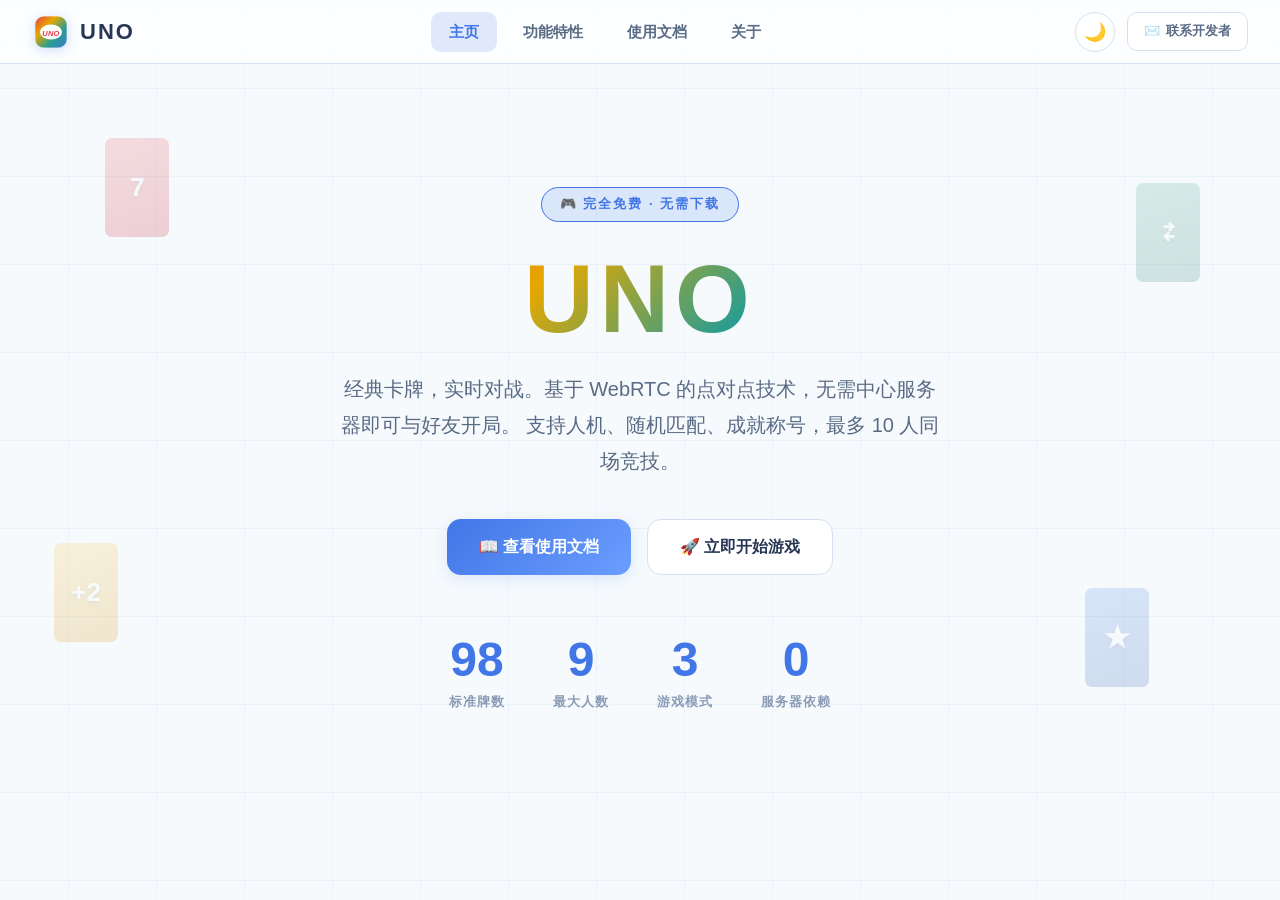
<file: website/index.html>
<!DOCTYPE html>
<html lang="zh-CN">
<head>
  <meta charset="UTF-8">
  <meta name="viewport" content="width=device-width, initial-scale=1.0, maximum-scale=1.0, user-scalable=no">
  <title>UNO — 官方主页</title>
  <link rel="icon" type="image/svg+xml" href="data:image/svg+xml,%3Csvg xmlns='http://www.w3.org/2000/svg' viewBox='0 0 64 64'%3E%3Crect width='64' height='64' rx='14' fill='%231c332a'/%3E%3Crect x='12' y='9' width='40' height='46' rx='6' fill='%23e63946' stroke='%23ffffff' stroke-width='2.5'/%3E%3Ctext x='32' y='39' text-anchor='middle' font-family='Arial Black, sans-serif' font-size='18' font-weight='900' fill='%23ffffff' font-style='italic'%3EUNO%3C/text%3E%3C/svg%3E">
  <style>
    /* ============================================================
       CSS 变量 —— 亮色 / 暗色主题双模式
       ============================================================ */
    :root {
      --bg-primary: #F6FAFD;
      --bg-secondary: #FFFFFF;
      --bg-tertiary: #E6EEF7;
      --text-primary: #283755;
      --text-secondary: #5A6B85;
      --text-muted: #8A9BB5;
      --accent: #4176E6;
      --accent-light: #6B9EFF;
      --accent-glow: rgba(65, 118, 230, 0.15);
      --border: #D5E1F1;
      --shadow: 0 4px 24px rgba(0, 0, 0, 0.06);
      --shadow-lg: 0 12px 48px rgba(0, 0, 0, 0.1);
      --glass: rgba(255, 255, 255, 0.72);
      --glass-border: rgba(255, 255, 255, 0.3);
      --grid-color: rgba(65, 118, 230, 0.06);
      --card-red: #E63946;
      --card-yellow: #E6A800;
      --card-green: #2A9D8F;
      --card-blue: #3A7BD5;
      --nav-height: 64px;
      --radius-sm: 8px;
      --radius-md: 14px;
      --radius-lg: 20px;
      --radius-xl: 28px;
      --font: -apple-system, BlinkMacSystemFont, "PingFang SC", "Microsoft YaHei", sans-serif;
      --transition-theme: background-color 0.5s cubic-bezier(0.4, 0, 0.2, 1),
                          color 0.5s cubic-bezier(0.4, 0, 0.2, 1),
                          border-color 0.5s cubic-bezier(0.4, 0, 0.2, 1),
                          box-shadow 0.5s cubic-bezier(0.4, 0, 0.2, 1);
    }

    [data-theme="dark"] {
      --bg-primary: #07182B;
      --bg-secondary: #0C2238;
      --bg-tertiary: #142F4A;
      --text-primary: #E8F0F8;
      --text-secondary: #9BB3CC;
      --text-muted: #5A7A99;
      --accent: #60A5FA;
      --accent-light: #93C5FD;
      --accent-glow: rgba(96, 165, 250, 0.12);
      --border: #1E3A5A;
      --shadow: 0 4px 24px rgba(0, 0, 0, 0.3);
      --shadow-lg: 0 12px 48px rgba(0, 0, 0, 0.5);
      --glass: rgba(7, 24, 43, 0.78);
      --glass-border: rgba(255, 255, 255, 0.06);
      --grid-color: rgba(96, 165, 250, 0.06);
    }

    /* ============================================================
       基础重置
       ============================================================ */
    * {
      margin: 0;
      padding: 0;
      box-sizing: border-box;
      -webkit-tap-highlight-color: transparent;
    }

    html {
      scroll-behavior: smooth;
      -webkit-text-size-adjust: 100%;
    }

    body {
      font-family: var(--font);
      background-color: var(--bg-primary);
      color: var(--text-primary);
      transition: var(--transition-theme);
      overflow-x: hidden;
      line-height: 1.6;
      min-height: 100vh;
      background-image:
        linear-gradient(var(--grid-color) 1px, transparent 1px),
        linear-gradient(90deg, var(--grid-color) 1px, transparent 1px);
      background-size: 88px 88px;
      background-position: center top;
    }

    /* ============================================================
       顶部导航栏
       ============================================================ */
    .navbar {
      position: fixed;
      top: 0;
      left: 0;
      right: 0;
      height: var(--nav-height);
      display: flex;
      align-items: center;
      justify-content: space-between;
      padding: 0 32px;
      background: var(--glass);
      backdrop-filter: blur(20px) saturate(1.4);
      -webkit-backdrop-filter: blur(20px) saturate(1.4);
      border-bottom: 1px solid var(--border);
      z-index: 1000;
      transition: var(--transition-theme);
    }

    .nav-logo {
      display: flex;
      align-items: center;
      gap: 10px;
      font-size: 22px;
      font-weight: 900;
      letter-spacing: 2px;
      color: var(--text-primary);
      text-decoration: none;
      transition: var(--transition-theme);
    }

    /* 重绘后的新 Logo —— 使用内联 SVG，更精致、更接近真实 UNO 卡牌 */
    .logo-svg {
      width: 38px;
      height: 38px;
      flex-shrink: 0;
      filter: drop-shadow(0 2px 6px rgba(65, 118, 230, 0.25));
    }

    /* 当主题切换时，logo 阴影跟随调整 */
    [data-theme="dark"] .logo-svg {
      filter: drop-shadow(0 2px 8px rgba(96, 165, 250, 0.35));
    }

    .nav-links {
      display: flex;
      align-items: center;
      gap: 8px;
      list-style: none;
    }

    .nav-links a {
      display: inline-block;
      padding: 8px 18px;
      border-radius: 10px;
      font-size: 15px;
      font-weight: 600;
      color: var(--text-secondary);
      text-decoration: none;
      transition: all 0.25s ease;
    }

    .nav-links a:hover,
    .nav-links a.active {
      color: var(--accent);
      background: var(--accent-glow);
    }

    .nav-right {
      display: flex;
      align-items: center;
      gap: 12px;
    }

    .theme-toggle {
      width: 40px;
      height: 40px;
      border-radius: 50%;
      border: 1px solid var(--border);
      background: var(--bg-secondary);
      color: var(--text-primary);
      cursor: pointer;
      display: flex;
      align-items: center;
      justify-content: center;
      font-size: 18px;
      transition: var(--transition-theme);
      flex-shrink: 0;
    }

    .theme-toggle:hover {
      border-color: var(--accent);
      box-shadow: 0 0 0 3px var(--accent-glow);
      transform: rotate(15deg);
    }

    .dev-contact {
      display: flex;
      align-items: center;
      gap: 6px;
      padding: 8px 16px;
      border-radius: 10px;
      border: 1px solid var(--border);
      background: var(--bg-secondary);
      color: var(--text-secondary);
      font-size: 13px;
      font-weight: 600;
      text-decoration: none;
      transition: var(--transition-theme);
      white-space: nowrap;
    }

    .dev-contact:hover {
      border-color: var(--accent);
      color: var(--accent);
      box-shadow: 0 0 0 3px var(--accent-glow);
    }

    .nav-hamburger {
      display: none;
      width: 40px;
      height: 40px;
      border-radius: 10px;
      border: 1px solid var(--border);
      background: var(--bg-secondary);
      color: var(--text-primary);
      cursor: pointer;
      flex-direction: column;
      align-items: center;
      justify-content: center;
      gap: 4px;
      padding: 0;
    }

    .nav-hamburger span {
      display: block;
      width: 18px;
      height: 2px;
      background: var(--text-primary);
      border-radius: 2px;
      transition: all 0.3s ease;
    }

    /* ============================================================
       页面容器 —— 滑动式纵向布局
       ============================================================ */
    .page-container {
      padding-top: var(--nav-height);
      scroll-snap-type: y proximity;
      height: 100vh;
      overflow-y: auto;
      overflow-x: hidden;
      scroll-behavior: smooth;
      -webkit-overflow-scrolling: touch;
    }

    .page-container::-webkit-scrollbar {
      width: 6px;
    }

    .page-container::-webkit-scrollbar-thumb {
      background: var(--border);
      border-radius: 3px;
    }

    .slide-section {
      min-height: 100vh;
      display: flex;
      align-items: center;
      justify-content: center;
      padding: 80px 32px;
      position: relative;
      overflow: hidden;
      scroll-snap-align: start;
      transition: var(--transition-theme);
    }

    /* ============================================================
       Hero 区域
       ============================================================ */
    .hero-content {
      max-width: 900px;
      text-align: center;
      position: relative;
      z-index: 2;
      animation: fadeInUp 1s ease-out;
    }

    @keyframes fadeInUp {
      from { opacity: 0; transform: translateY(40px); }
      to { opacity: 1; transform: translateY(0); }
    }

    .hero-badge {
      display: inline-block;
      padding: 6px 18px;
      border-radius: 999px;
      background: var(--accent-glow);
      border: 1px solid var(--accent);
      color: var(--accent);
      font-size: 13px;
      font-weight: 700;
      letter-spacing: 2px;
      margin-bottom: 24px;
    }

    .hero-title {
      font-size: clamp(48px, 10vw, 96px);
      font-weight: 900;
      letter-spacing: 6px;
      line-height: 1.1;
      background: linear-gradient(135deg, var(--card-red), var(--card-yellow), var(--card-green), var(--card-blue));
      -webkit-background-clip: text;
      background-clip: text;
      -webkit-text-fill-color: transparent;
      margin-bottom: 20px;
      position: relative;
    }

    .hero-subtitle {
      font-size: clamp(16px, 2.5vw, 20px);
      color: var(--text-secondary);
      max-width: 600px;
      margin: 0 auto 40px;
      line-height: 1.8;
    }

    .hero-actions {
      display: flex;
      gap: 16px;
      justify-content: center;
      flex-wrap: wrap;
    }

    .btn {
      display: inline-flex;
      align-items: center;
      gap: 8px;
      padding: 14px 32px;
      border-radius: var(--radius-md);
      font-size: 16px;
      font-weight: 700;
      text-decoration: none;
      cursor: pointer;
      border: none;
      transition: all 0.25s ease;
      font-family: var(--font);
    }

    .btn-primary {
      background: linear-gradient(135deg, var(--accent), var(--accent-light));
      color: #fff;
      box-shadow: 0 4px 16px var(--accent-glow);
    }

    .btn-primary:hover {
      transform: translateY(-2px);
      box-shadow: 0 8px 28px var(--accent-glow);
    }

    .btn-outline {
      background: var(--bg-secondary);
      color: var(--text-primary);
      border: 1px solid var(--border);
    }

    .btn-outline:hover {
      border-color: var(--accent);
      color: var(--accent);
      box-shadow: 0 0 0 3px var(--accent-glow);
    }

    .floating-cards {
      position: absolute;
      inset: 0;
      pointer-events: none;
      z-index: 1;
    }

    .floating-card {
      position: absolute;
      width: 70px;
      height: 105px;
      border-radius: 10px;
      border: 3px solid #fff;
      display: flex;
      align-items: center;
      justify-content: center;
      font-weight: 900;
      font-size: 26px;
      color: #fff;
      text-shadow: 0 2px 4px rgba(0, 0, 0, 0.4);
      opacity: 0.18;
      animation: floatCard 6s ease-in-out infinite;
    }

    .floating-card.red    { background: linear-gradient(160deg, #f2545b, #c1121f); top: 15%; left: 8%; }
    .floating-card.yellow { background: linear-gradient(160deg, #ffc93c, #d98c00); top: 60%; left: 4%; animation-delay: -2s; }
    .floating-card.green  { background: linear-gradient(160deg, #43aa8b, #1e7563); top: 20%; right: 6%; animation-delay: -4s; }
    .floating-card.blue   { background: linear-gradient(160deg, #4d8bf0, #2456a8); top: 65%; right: 10%; animation-delay: -1s; }

    @keyframes floatCard {
      0%, 100% { transform: translateY(0) rotate(-6deg); }
      50% { transform: translateY(-20px) rotate(6deg); }
    }

    /* ============================================================
       统计数字 —— 不依赖滚动，页面加载即触发
       ============================================================ */
    .stats-row {
      display: flex;
      justify-content: center;
      gap: 48px;
      flex-wrap: wrap;
      margin-top: 56px;
    }

    .stat-item {
      text-align: center;
    }

    .stat-number {
      font-size: clamp(32px, 6vw, 48px);
      font-weight: 900;
      color: var(--accent);
      line-height: 1.2;
      font-variant-numeric: tabular-nums;
    }

    .stat-label {
      font-size: 13px;
      color: var(--text-muted);
      font-weight: 600;
      letter-spacing: 1px;
      margin-top: 4px;
    }

    /* ============================================================
       功能特性区域
       ============================================================ */
    .section-title {
      font-size: clamp(28px, 5vw, 42px);
      font-weight: 900;
      text-align: center;
      margin-bottom: 12px;
      letter-spacing: 2px;
    }

    .section-desc {
      text-align: center;
      color: var(--text-secondary);
      font-size: 16px;
      margin-bottom: 56px;
      max-width: 500px;
      margin-left: auto;
      margin-right: auto;
    }

    .feature-grid {
      display: grid;
      grid-template-columns: repeat(auto-fit, minmax(260px, 1fr));
      gap: 24px;
      max-width: 1000px;
      width: 100%;
    }

    .feature-card {
      background: var(--bg-secondary);
      border: 1px solid var(--border);
      border-radius: var(--radius-lg);
      padding: 32px 28px;
      transition: var(--transition-theme);
      position: relative;
      overflow: hidden;
    }

    .feature-card::before {
      content: '';
      position: absolute;
      top: 0;
      left: 0;
      right: 0;
      height: 3px;
      background: linear-gradient(90deg, var(--card-red), var(--card-yellow), var(--card-green), var(--card-blue));
      opacity: 0;
      transition: opacity 0.3s ease;
    }

    .feature-card:hover {
      transform: translateY(-6px);
      box-shadow: var(--shadow-lg);
    }

    .feature-card:hover::before {
      opacity: 1;
    }

    .feature-icon {
      width: 48px;
      height: 48px;
      border-radius: 14px;
      display: flex;
      align-items: center;
      justify-content: center;
      font-size: 24px;
      margin-bottom: 20px;
      background: var(--accent-glow);
    }

    .feature-title {
      font-size: 18px;
      font-weight: 800;
      margin-bottom: 10px;
    }

    .feature-desc {
      font-size: 14px;
      color: var(--text-secondary);
      line-height: 1.8;
    }

    /* ============================================================
       使用文档区域
       ============================================================ */
    .docs-layout {
      display: flex;
      gap: 40px;
      max-width: 1000px;
      width: 100%;
      align-items: flex-start;
    }

    .docs-nav {
      flex: 0 0 200px;
      display: flex;
      flex-direction: column;
      gap: 6px;
      position: sticky;
      top: calc(var(--nav-height) + 40px);
    }

    .docs-nav-item {
      padding: 12px 18px;
      border-radius: 10px;
      font-size: 14px;
      font-weight: 600;
      color: var(--text-secondary);
      cursor: pointer;
      transition: all 0.2s ease;
      border-left: 3px solid transparent;
    }

    .docs-nav-item:hover {
      background: var(--accent-glow);
      color: var(--accent);
    }

    .docs-nav-item.active {
      background: var(--accent-glow);
      color: var(--accent);
      border-left-color: var(--accent);
    }

    .docs-content {
      flex: 1;
      min-width: 0;
    }

    .docs-pane {
      display: none;
      animation: fadeInUp 0.4s ease-out;
    }

    .docs-pane.active {
      display: block;
    }

    .docs-pane h3 {
      font-size: 22px;
      font-weight: 800;
      margin-bottom: 16px;
      padding-bottom: 12px;
      border-bottom: 1px solid var(--border);
    }

    .docs-pane p {
      font-size: 15px;
      color: var(--text-secondary);
      line-height: 1.9;
      margin-bottom: 16px;
    }

    .docs-pane code {
      background: var(--bg-tertiary);
      padding: 2px 8px;
      border-radius: 6px;
      font-family: "SF Mono", "Fira Code", monospace;
      font-size: 13px;
      color: var(--accent);
    }

    .docs-step {
      display: flex;
      gap: 16px;
      margin-bottom: 24px;
      align-items: flex-start;
    }

    .docs-step-num {
      flex: 0 0 32px;
      height: 32px;
      border-radius: 50%;
      background: var(--accent);
      color: #fff;
      display: flex;
      align-items: center;
      justify-content: center;
      font-size: 14px;
      font-weight: 800;
    }

    .docs-step-body {
      flex: 1;
    }

    .docs-step-body h4 {
      font-size: 16px;
      font-weight: 700;
      margin-bottom: 6px;
    }

    .docs-step-body p {
      font-size: 14px;
      margin-bottom: 0;
    }

    /* ============================================================
       关于页面
       ============================================================ */
    .about-container {
      max-width: 720px;
      width: 100%;
      text-align: center;
    }

    .about-logo {
      width: 100px;
      height: 100px;
      border-radius: 28px;
      background: linear-gradient(135deg, var(--card-red), var(--card-yellow), var(--card-green), var(--card-blue));
      display: flex;
      align-items: center;
      justify-content: center;
      margin: 0 auto 28px;
      box-shadow: 0 12px 40px rgba(65, 118, 230, 0.25);
    }

    .about-logo svg {
      width: 60px;
      height: 60px;
    }

    .about-version {
      display: inline-block;
      padding: 4px 14px;
      border-radius: 999px;
      background: var(--bg-tertiary);
      color: var(--text-muted);
      font-size: 13px;
      font-weight: 700;
      margin-bottom: 24px;
    }

    .about-text {
      font-size: 15px;
      color: var(--text-secondary);
      line-height: 2;
      margin-bottom: 32px;
      text-align: left;
      background: var(--bg-secondary);
      border: 1px solid var(--border);
      border-radius: var(--radius-lg);
      padding: 28px 32px;
      border-left: 4px solid var(--accent);
    }

    .about-links {
      display: flex;
      gap: 12px;
      justify-content: center;
      flex-wrap: wrap;
    }

    /* ============================================================
       底部版权栏
       ============================================================ */
    .footer {
      background: var(--bg-secondary);
      border-top: 1px solid var(--border);
      padding: 48px 32px 32px;
      transition: var(--transition-theme);
    }

    .footer-inner {
      max-width: 1000px;
      margin: 0 auto;
    }

    .footer-top {
      display: flex;
      justify-content: space-between;
      align-items: flex-start;
      gap: 40px;
      margin-bottom: 40px;
      flex-wrap: wrap;
    }

    .footer-brand {
      max-width: 280px;
    }

    .footer-brand .nav-logo {
      margin-bottom: 12px;
    }

    .footer-brand p {
      font-size: 13px;
      color: var(--text-muted);
      line-height: 1.8;
    }

    .footer-nav-group h4 {
      font-size: 14px;
      font-weight: 800;
      margin-bottom: 16px;
      color: var(--text-primary);
    }

    .footer-nav-group ul {
      list-style: none;
      display: flex;
      flex-direction: column;
      gap: 10px;
    }

    .footer-nav-group a {
      font-size: 13px;
      color: var(--text-secondary);
      text-decoration: none;
      transition: color 0.2s ease;
    }

    .footer-nav-group a:hover {
      color: var(--accent);
    }

    .footer-bottom {
      padding-top: 24px;
      border-top: 1px solid var(--border);
      display: flex;
      flex-direction: column;
      gap: 16px;
    }

    .footer-legal {
      display: flex;
      justify-content: space-between;
      align-items: center;
      flex-wrap: wrap;
      gap: 16px;
    }

    .footer-legal p {
      font-size: 12px;
      color: var(--text-muted);
    }

    .footer-legal .heart {
      color: var(--card-red);
    }

    /* 免责声明区 —— 低调但完整 */
    .footer-disclaimer {
      font-size: 11.5px;
      color: var(--text-muted);
      line-height: 1.9;
      background: var(--bg-tertiary);
      border-left: 3px solid var(--border);
      padding: 12px 16px;
      border-radius: var(--radius-sm);
    }

    .footer-disclaimer a {
      color: var(--accent);
      text-decoration: none;
      font-weight: 700;
      border-bottom: 1px dashed var(--accent);
      transition: all 0.2s ease;
    }

    .footer-disclaimer a:hover {
      color: var(--accent-light);
      border-bottom-style: solid;
    }

    .footer-disclaimer strong {
      color: var(--text-secondary);
      font-weight: 700;
    }

    /* ============================================================
       响应式适配
       ============================================================ */
    @media (max-width: 768px) {
      .navbar {
        padding: 0 16px;
      }

      .nav-links {
        display: none;
        position: fixed;
        top: var(--nav-height);
        left: 0;
        right: 0;
        background: var(--glass);
        backdrop-filter: blur(20px);
        -webkit-backdrop-filter: blur(20px);
        flex-direction: column;
        padding: 16px;
        border-bottom: 1px solid var(--border);
        gap: 4px;
      }

      .nav-links.open {
        display: flex;
      }

      .nav-links a {
        width: 100%;
        padding: 14px 18px;
      }

      .nav-hamburger {
        display: flex;
      }

      .dev-contact span:not(:first-child) {
        display: none;
      }

      .dev-contact {
        padding: 8px 12px;
      }

      .slide-section {
        padding: 60px 20px;
      }

      .docs-layout {
        flex-direction: column;
      }

      .docs-nav {
        flex-direction: row;
        flex: none;
        width: 100%;
        position: static;
        overflow-x: auto;
        padding-bottom: 8px;
      }

      .docs-nav-item {
        white-space: nowrap;
        border-left: none;
        border-bottom: 3px solid transparent;
      }

      .docs-nav-item.active {
        border-left: none;
        border-bottom-color: var(--accent);
      }

      .hero-actions {
        flex-direction: column;
        align-items: center;
      }

      .btn {
        width: 100%;
        max-width: 280px;
        justify-content: center;
      }

      .floating-card {
        width: 50px;
        height: 75px;
        font-size: 18px;
        border-width: 2px;
      }

      .footer-top {
        flex-direction: column;
        gap: 28px;
      }
    }

    /* 滚动出现动画 */
    .reveal {
      opacity: 0;
      transform: translateY(40px);
      transition: opacity 0.8s ease, transform 0.8s ease;
    }

    .reveal.visible {
      opacity: 1;
      transform: translateY(0);
    }
  </style>
</head>
<body>

  <!-- ============================================================
       顶部导航栏
       ============================================================ -->
  <nav class="navbar">
    <a href="#hero" class="nav-logo">
      <!-- 页面内 Logo 保持原来的渐变设计 -->
      <svg class="logo-svg" viewBox="0 0 48 48" xmlns="http://www.w3.org/2000/svg" aria-label="UNO Logo">
        <defs>
          <linearGradient id="logoGrad" x1="0" y1="0" x2="1" y2="1">
            <stop offset="0%" stop-color="#E63946"/>
            <stop offset="33%" stop-color="#E6A800"/>
            <stop offset="66%" stop-color="#2A9D8F"/>
            <stop offset="100%" stop-color="#3A7BD5"/>
          </linearGradient>
        </defs>
        <rect x="4" y="4" width="40" height="40" rx="11" fill="url(#logoGrad)"/>
        <rect x="4" y="4" width="40" height="40" rx="11" fill="none" stroke="rgba(255,255,255,.35)" stroke-width="1"/>
        <ellipse cx="24" cy="24" rx="14" ry="9.5" fill="#ffffff"/>
        <text x="24" y="28.5" text-anchor="middle"
              font-family="Arial Black, Helvetica, sans-serif"
              font-size="9.5" font-weight="900" font-style="italic"
              fill="#E63946" letter-spacing="0.3">UNO</text>
      </svg>
      <span>UNO</span>
    </a>

    <ul class="nav-links" id="navLinks">
      <li><a href="#hero" class="active" data-nav="hero">主页</a></li>
      <li><a href="#features" data-nav="features">功能特性</a></li>
      <li><a href="#docs" data-nav="docs">使用文档</a></li>
      <li><a href="#about" data-nav="about">关于</a></li>
    </ul>

    <div class="nav-right">
      <button class="theme-toggle" id="themeToggle" title="切换亮色/暗色模式" aria-label="切换主题">
        <span id="themeIcon">🌙</span>
      </button>
      <a href="mailto:Minecraft_tyds@outlook.com" class="dev-contact" title="联系开发者">
        <span>✉️</span>
        <span>联系开发者</span>
      </a>
      <button class="nav-hamburger" id="hamburger" aria-label="菜单">
        <span></span><span></span><span></span>
      </button>
    </div>
  </nav>

  <!-- ============================================================
       页面主体
       ============================================================ -->
  <main class="page-container" id="pageContainer">

    <!-- ========== 第一屏：Hero ========== -->
    <section class="slide-section" id="hero">
      <div class="floating-cards">
        <div class="floating-card red">7</div>
        <div class="floating-card yellow">+2</div>
        <div class="floating-card green">⇄</div>
        <div class="floating-card blue">★</div>
      </div>

      <div class="hero-content">
        <div class="hero-badge">🎮 完全免费 · 无需下载</div>
        <h1 class="hero-title">UNO</h1>
        <p class="hero-subtitle">
          经典卡牌，实时对战。基于 WebRTC 的点对点技术，无需中心服务器即可与好友开局。
          支持人机、随机匹配、成就称号，最多 10 人同场竞技。
        </p>
        <div class="hero-actions">
          <a href="#docs" class="btn btn-primary">📖 查看使用文档</a>
          <a href="https://cjyj.top/uno/" target="_blank" rel="noopener" class="btn btn-outline">🚀 立即开始游戏</a>
        </div>

        <div class="stats-row">
          <div class="stat-item">
            <div class="stat-number" data-count="108">0</div>
            <div class="stat-label">标准牌数</div>
          </div>
          <div class="stat-item">
            <div class="stat-number" data-count="10">0</div>
            <div class="stat-label">最大人数</div>
          </div>
          <div class="stat-item">
            <div class="stat-number" data-count="3">0</div>
            <div class="stat-label">游戏模式</div>
          </div>
          <div class="stat-item">
            <div class="stat-number" data-count="0">0</div>
            <div class="stat-label">服务器依赖</div>
          </div>
        </div>
      </div>
    </section>

    <!-- ========== 第二屏：功能特性 ========== -->
    <section class="slide-section" id="features">
      <div style="max-width: 1000px; width: 100%;">
        <h2 class="section-title reveal">功能特性</h2>
        <p class="section-desc reveal">从经典规则到创新玩法，为你提供完整的 UNO 体验</p>

        <div class="feature-grid">
          <div class="feature-card reveal">
            <div class="feature-icon">🌐</div>
            <h3 class="feature-title">P2P 联机对战</h3>
            <p class="feature-desc">基于 WebRTC 点对点技术，无需中心服务器。通过 PeerJS 信令服务器建立连接，游戏数据直接在玩家之间传输，低延迟、高隐私。</p>
          </div>
          <div class="feature-card reveal">
            <div class="feature-icon">🤖</div>
            <h3 class="feature-title">人机对战</h3>
            <p class="feature-desc">支持 2-4 人对战，提供简单、普通、困难三档 AI 难度。AI 拥有随机化思考时间和策略决策能力，可在本地离线运行。</p>
          </div>
          <div class="feature-card reveal">
            <div class="feature-icon">🎲</div>
            <h3 class="feature-title">随机匹配大厅</h3>
            <p class="feature-desc">进入大厅后自动匹配，满 2 人即可开局，最多支持 10 人同场竞技。满 4 人立即开始，否则等待 15 秒倒计时。</p>
          </div>
          <div class="feature-card reveal">
            <div class="feature-icon">🏆</div>
            <h3 class="feature-title">成就称号系统</h3>
            <p class="feature-desc">根据连胜场次、UNO 喊话次数、+4 出牌数、被罚抽次数等自动计算称号。包含 13 个成就等级，从新手到王者。</p>
          </div>
          <div class="feature-card reveal">
            <div class="feature-icon">🎴</div>
            <h3 class="feature-title">完整规则支持</h3>
            <p class="feature-desc">支持官方规则与多种村规：+2/+4 堆叠、7-0 规则、强制出牌、+4 质疑判定。房主可自由开关每项规则。</p>
          </div>
          <div class="feature-card reveal">
            <div class="feature-icon">📱</div>
            <h3 class="feature-title">全平台响应式</h3>
            <p class="feature-desc">完美适配手机、平板、电脑。触屏操作优化，键盘快捷键支持（数字键出牌、空格摸牌、U 喊 UNO、K 抓 UNO）。</p>
          </div>
        </div>
      </div>
    </section>

    <!-- ========== 第三屏：使用文档 ========== -->
    <section class="slide-section" id="docs">
      <div style="max-width: 1000px; width: 100%;">
        <h2 class="section-title reveal">使用文档</h2>
        <p class="section-desc reveal">从零开始，快速上手 UNO</p>

        <div class="docs-layout">
          <nav class="docs-nav reveal" id="docsNav">
            <div class="docs-nav-item active" data-doc="quickstart">🚀 快速开始</div>
            <div class="docs-nav-item" data-doc="rules">📜 游戏规则</div>
            <div class="docs-nav-item" data-doc="modes">🎮 游戏模式</div>
            <div class="docs-nav-item" data-doc="keyboard">⌨️ 快捷键</div>
            <div class="docs-nav-item" data-doc="deploy">📦 部署指南</div>
          </nav>

          <div class="docs-content">
            <div class="docs-pane active" id="doc-quickstart">
              <h3>🚀 快速开始</h3>
              <div class="docs-step">
                <div class="docs-step-num">1</div>
                <div class="docs-step-body">
                  <h4>设置昵称与头像</h4>
                  <p>首次打开页面会自动弹出设置窗口，输入昵称并选择一个头像即可开始。</p>
                </div>
              </div>
              <div class="docs-step">
                <div class="docs-step-num">2</div>
                <div class="docs-step-body">
                  <h4>选择游戏方式</h4>
                  <p>首页提供三种入口：<strong>人机对决</strong>（本地对战）、<strong>创建房间</strong>（邀请好友）、<strong>大厅随机匹配</strong>（与陌生人匹配）。</p>
                </div>
              </div>
              <div class="docs-step">
                <div class="docs-step-num">3</div>
                <div class="docs-step-body">
                  <h4>开始对战</h4>
                  <p>房主点击“开始游戏”，其他玩家等待。手牌中可出的牌会浮起发光，点击即可打出。</p>
                </div>
              </div>
              <p>💡 <strong>提示：</strong>创建房间后，点击“复制邀请链接”或“分享”按钮，将房间号发送给好友即可加入。</p>
            </div>

            <div class="docs-pane" id="doc-rules">
              <h3>📜 游戏规则</h3>
              <p><strong>游戏目标：</strong>率先打光自己所有手牌的玩家获胜。</p>
              <p><strong>牌面构成：</strong>标准 108 张牌，包括数字牌（0-9，四色）、功能牌（禁止 ⊘、反转 ⇄、+2）、万能牌（变色 ★、+4）。</p>
              <p><strong>出牌规则：</strong>轮到你时，可以打出与弃牌堆顶牌颜色相同、数字相同或符号相同的牌。万能牌任何时候都可打出。</p>
              <p><strong>特殊效果：</strong></p>
              <p>• 禁止 ⊘：下家跳过回合<br>
                 • 反转 ⇄：出牌方向颠倒<br>
                 • +2：下家摸 2 张并跳过<br>
                 • 变色 ★：出牌后指定接下来继续的颜色<br>
                 • +4：指定颜色，下家摸 4 张并跳过</p>
              <p><strong>UNO 规则：</strong>当你打出倒数第二张牌、只剩 1 张时，必须立即喊“UNO”。有 2 秒保护期，期间对手不能抓你。保护期过后若还没喊，对手可以“抓 UNO”，你罚摸 2 张。</p>
            </div>

            <div class="docs-pane" id="doc-modes">
              <h3>🎮 游戏模式</h3>
              <p><strong>单局制：</strong>一局定胜负，先出完手牌者获胜。</p>
              <p><strong>累积 500 分：</strong>每局结束后，赢家按输家手牌分值计分（数字牌按面值、功能牌 20 分、万能牌 50 分），累积到 500 分宣布最终胜利。</p>
              <p><strong>淘汰制：</strong>每局结束后，手牌分最高的存活玩家被淘汰进入观战，最后剩下的玩家获得最终胜利。</p>
              <p><strong>村规开关：</strong>房主可在房规面板中开启以下规则：<br>
                 • +2/+4 堆叠：允许同类牌叠加，罚抽累加<br>
                 • 强制出牌：摸到能出的牌必须打出<br>
                 • 7-0 规则：打出 7 可与指定玩家交换手牌；打出 0 全员按方向传递手牌<br>
                 • +4 质疑：关闭后 +4 直接罚抽 4 张，不弹质疑窗</p>
            </div>

            <div class="docs-pane" id="doc-keyboard">
              <h3>⌨️ 快捷键</h3>
              <p>电脑端支持以下键盘快捷键，操作更高效：</p>
              <div class="docs-step">
                <div class="docs-step-num">1-9</div>
                <div class="docs-step-body"><h4>出牌</h4><p>打出第 N 张手牌（牌面右上角有编号）</p></div>
              </div>
              <div class="docs-step">
                <div class="docs-step-num">␣</div>
                <div class="docs-step-body"><h4>摸牌</h4><p>从牌堆摸一张牌</p></div>
              </div>
              <div class="docs-step">
                <div class="docs-step-num">↵</div>
                <div class="docs-step-body"><h4>跳过回合</h4><p>摸牌后跳过出牌</p></div>
              </div>
              <div class="docs-step">
                <div class="docs-step-num">U</div>
                <div class="docs-step-body"><h4>喊 UNO</h4><p>剩 1 张牌时喊 UNO</p></div>
              </div>
              <div class="docs-step">
                <div class="docs-step-num">K</div>
                <div class="docs-step-body"><h4>抓 UNO</h4><p>抓忘记喊 UNO 的对手（需等保护期结束）</p></div>
              </div>
            </div>

            <div class="docs-pane" id="doc-deploy">
              <h3>📦 部署指南</h3>
              <p>本项目为纯前端应用，无需后端服务器即可运行。部署非常简单：</p>
              <p><strong>方式一：GitHub Pages（推荐）</strong><br>
                 1. 将 index.html、style.css、app.js 三个文件上传到 GitHub 仓库<br>
                 2. 进入仓库 Settings → Pages<br>
                 3. Source 选择 main 分支，保存<br>
                 4. 等待 1 分钟，获得 <code>https://你的用户名.github.io/仓库名/</code> 链接</p>
              <p><strong>方式二：Netlify Drop</strong><br>
                 将整个文件夹拖拽到 <code>app.netlify.com/drop</code> 即可获得临时域名。</p>
              <p><strong>方式三：Vercel</strong><br>
                 连接 GitHub 仓库，自动部署，支持自定义域名。</p>
              <p>💡 <strong>提示：</strong>游戏依赖 PeerJS 信令服务器建立 P2P 连接。如 PeerJS 官方服务器在国内访问不稳定，可在设置中配置备用 Render 信令服务器地址。</p>
            </div>
          </div>
        </div>
      </div>
    </section>

    <!-- ========== 第四屏：关于 ========== -->
    <section class="slide-section" id="about">
      <div class="about-container">
        <div class="about-logo reveal">
          <svg viewBox="0 0 48 48" xmlns="http://www.w3.org/2000/svg" aria-hidden="true">
            <rect x="4" y="4" width="40" height="40" rx="11" fill="rgba(255,255,255,.18)"/>
            <ellipse cx="24" cy="24" rx="14" ry="9.5" fill="#ffffff"/>
            <text x="24" y="28.5" text-anchor="middle"
                  font-family="Arial Black, Helvetica, sans-serif"
                  font-size="9.5" font-weight="900" font-style="italic"
                  fill="#E63946" letter-spacing="0.3">UNO</text>
          </svg>
        </div>
        <h2 class="section-title reveal">关于 UNO</h2>
        <div class="about-version reveal">v0.5  Beta · WebRTC P2P 架构</div>

        <div class="about-text reveal">
          <p>UNO 是一款基于 WebRTC 点对点技术的开源卡牌游戏。它不依赖中心服务器，所有游戏数据直接在玩家浏览器之间传输，保证了低延迟和隐私安全。</p>
          <p>项目采用纯前端技术栈：HTML + CSS + JavaScript，使用 PeerJS 作为信令服务器建立连接，Socket.IO 风格的通信协议管理游戏状态。支持人机对战、房间联机、随机匹配三种玩法，并内置了成就称号系统和完整的 UNO 规则引擎。</p>
          <p>本项目仅供学习和娱乐使用，完全免费，无广告，无内购。代码开源，欢迎贡献。</p>
        </div>

        <div class="about-links reveal">
          <a href="https://cjyj.top/uno/" target="_blank" rel="noopener" class="btn btn-primary">🚀 立即开始游戏</a>
          <a href="mailto:Minecraft_tyds@outlook.com" class="btn btn-outline">✉️ 联系开发者</a>
          <a href="#docs" class="btn btn-outline">📖 查看文档</a>
        </div>
      </div>
    </section>

    <!-- ============================================================
         底部版权栏
         ============================================================ -->
    <footer class="footer">
      <div class="footer-inner">
        <div class="footer-top">
          <div class="footer-brand">
            <a href="#hero" class="nav-logo">
              <svg class="logo-svg" viewBox="0 0 48 48" xmlns="http://www.w3.org/2000/svg" aria-hidden="true">
                <defs>
                  <linearGradient id="logoGradFooter" x1="0" y1="0" x2="1" y2="1">
                    <stop offset="0%" stop-color="#E63946"/>
                    <stop offset="33%" stop-color="#E6A800"/>
                    <stop offset="66%" stop-color="#2A9D8F"/>
                    <stop offset="100%" stop-color="#3A7BD5"/>
                  </linearGradient>
                </defs>
                <rect x="4" y="4" width="40" height="40" rx="11" fill="url(#logoGradFooter)"/>
                <ellipse cx="24" cy="24" rx="14" ry="9.5" fill="#ffffff"/>
                <text x="24" y="28.5" text-anchor="middle"
                      font-family="Arial Black, Helvetica, sans-serif"
                      font-size="9.5" font-weight="900" font-style="italic"
                      fill="#E63946" letter-spacing="0.3">UNO</text>
              </svg>
              <span>UNO</span>
            </a>
            <p>基于 WebRTC 的免费开源 UNO 游戏。无需服务器，打开即玩。</p>
          </div>

          <div class="footer-nav-group">
            <h4>导航</h4>
            <ul>
              <li><a href="#hero">主页</a></li>
              <li><a href="#features">功能特性</a></li>
              <li><a href="#docs">使用文档</a></li>
              <li><a href="#about">关于</a></li>
            </ul>
          </div>

          <div class="footer-nav-group">
            <h4>相关链接</h4>
            <ul>
              <li><a href="https://cjyj.top/uno/" target="_blank" rel="noopener">游戏入口</a></li>
              <li><a href="https://github.com/TYDS2013/uno" target="_blank" rel="noopener">GitHub 仓库</a></li>
              <li><a href="https://peerjs.com" target="_blank" rel="noopener">PeerJS 官网</a></li>
              <li><a href="https://corporate.mattel.com/brand-portfolio/uno" target="_blank" rel="noopener">UNO 原版官方</a></li>
              <li><a href="mailto:Minecraft_tyds@outlook.com">联系开发者</a></li>
            </ul>
          </div>

          <div class="footer-nav-group">
            <h4>资源</h4>
            <ul>
              <li><a href="#docs">使用文档</a></li>
            </ul>
          </div>
        </div>

        <div class="footer-bottom">
          <!-- 免责声明区 -->
          <div class="footer-disclaimer">
            ⚠️ <strong>免责声明：</strong>本站为第三方开源项目，<strong>并非 UNO 官方站点，与 UNO 品牌方不存在任何关联、赞助或背书关系</strong>。
            UNO 是 Mattel, Inc. 的注册商标，原版游戏的官方网站为
            <a href="https://corporate.mattel.com/brand-portfolio/uno" target="_blank" rel="noopener">corporate.mattel.com</a>，
            请以官方渠道发布的规则与商品信息为准。本站仅提供基于公开规则的非商业性娱乐游戏。
          </div>

          <div class="footer-legal">
            <p>© 2026 UNO 开源项目 · 保留所有权利 · 由 TYDS2013 开发</p>
            <p>Powered by WebRTC + PeerJS</p>
          </div>
        </div>
      </div>
    </footer>
  </main>

  <!-- ============================================================
       JavaScript
       ============================================================ -->
  <script>
    (function() {
      'use strict';

      // ==========================================================
      // 1. 主题切换
      // ==========================================================
      const themeToggle = document.getElementById('themeToggle');
      const themeIcon = document.getElementById('themeIcon');

      function setTheme(theme) {
        document.documentElement.setAttribute('data-theme', theme);
        localStorage.setItem('uno_site_theme', theme);
        themeIcon.textContent = theme === 'dark' ? '☀️' : '🌙';
      }

      function initTheme() {
        const saved = localStorage.getItem('uno_site_theme');
        if (saved) setTheme(saved);
        else if (window.matchMedia && window.matchMedia('(prefers-color-scheme: dark)').matches) setTheme('dark');
        else setTheme('light');
      }

      initTheme();

      themeToggle.addEventListener('click', function() {
        const current = document.documentElement.getAttribute('data-theme') || 'light';
        setTheme(current === 'dark' ? 'light' : 'dark');
      });

      // ==========================================================
      // 2. 移动端汉堡菜单
      // ==========================================================
      const hamburger = document.getElementById('hamburger');
      const navLinks = document.getElementById('navLinks');

      hamburger.addEventListener('click', function() {
        navLinks.classList.toggle('open');
      });

      navLinks.querySelectorAll('a').forEach(function(link) {
        link.addEventListener('click', function() {
          navLinks.classList.remove('open');
        });
      });

      // ==========================================================
      // 3. 滚动监听 —— 高亮当前导航项
      // ==========================================================
      const sections = document.querySelectorAll('.slide-section');
      const navItems = document.querySelectorAll('.nav-links a[data-nav]');

      function updateActiveNav() {
        const scrollPos = window.scrollY + window.innerHeight / 3;
        let current = '';
        sections.forEach(function(sec) {
          if (sec.offsetTop <= scrollPos) {
            current = sec.getAttribute('id');
          }
        });
        navItems.forEach(function(item) {
          item.classList.toggle('active', item.getAttribute('data-nav') === current);
        });
      }

      const pageContainer = document.getElementById('pageContainer');
      pageContainer.addEventListener('scroll', updateActiveNav, { passive: true });

      // ==========================================================
      // 4. 统计数字动画 —— 页面加载后立即触发
      // ==========================================================
      function animateNumber(el) {
        if (el.dataset.animated) return;
        el.dataset.animated = '1';
        const target = parseInt(el.getAttribute('data-count'), 10) || 0;
        const duration = 1400;
        const start = performance.now();

        function update(now) {
          const elapsed = now - start;
          const progress = Math.min(elapsed / duration, 1);
          const eased = 1 - Math.pow(1 - progress, 3);
          const current = Math.round(eased * target);
          el.textContent = current;
          if (progress < 1) requestAnimationFrame(update);
          else el.textContent = target;
        }
        requestAnimationFrame(update);
      }

      window.addEventListener('load', function() {
        setTimeout(function() {
          document.querySelectorAll('.stat-number[data-count]').forEach(animateNumber);
        }, 400);
      });

      if (document.readyState === 'complete') {
        setTimeout(function() {
          document.querySelectorAll('.stat-number[data-count]').forEach(animateNumber);
        }, 400);
      }

      // ==========================================================
      // 5. 滚动出现动画
      // ==========================================================
      const revealElements = document.querySelectorAll('.reveal');
      const revealObserver = new IntersectionObserver(function(entries) {
        entries.forEach(function(entry) {
          if (entry.isIntersecting) {
            entry.target.classList.add('visible');
            revealObserver.unobserve(entry.target);
          }
        });
      }, {
        root: pageContainer,
        threshold: 0.15,
        rootMargin: '0px 0px -50px 0px'
      });

      revealElements.forEach(function(el) {
        revealObserver.observe(el);
      });

      // ==========================================================
      // 6. 文档标签切换
      // ==========================================================
      const docsNavItems = document.querySelectorAll('.docs-nav-item');
      const docsPanes = document.querySelectorAll('.docs-pane');

      docsNavItems.forEach(function(item) {
        item.addEventListener('click', function() {
          const docId = item.getAttribute('data-doc');
          docsNavItems.forEach(function(i) { i.classList.remove('active'); });
          item.classList.add('active');
          docsPanes.forEach(function(pane) {
            pane.classList.toggle('active', pane.getAttribute('id') === 'doc-' + docId);
          });
        });
      });

      document.querySelectorAll('[data-doc-link]').forEach(function(link) {
        link.addEventListener('click', function(e) {
          e.preventDefault();
          const docId = link.getAttribute('data-doc-link');
          document.getElementById('docs').scrollIntoView({ behavior: 'smooth' });
          setTimeout(function() {
            docsNavItems.forEach(function(item) {
              item.classList.toggle('active', item.getAttribute('data-doc') === docId);
            });
            docsPanes.forEach(function(pane) {
              pane.classList.toggle('active', pane.getAttribute('id') === 'doc-' + docId);
            });
          }, 600);
        });
      });

      // ==========================================================
      // 7. 键盘导航
      // ==========================================================
      document.addEventListener('keydown', function(e) {
        if (e.key === 'ArrowRight' || e.key === 'ArrowLeft') {
          const activeDoc = document.querySelector('.docs-nav-item.active');
          if (!activeDoc) return;
          const items = Array.from(docsNavItems);
          const idx = items.indexOf(activeDoc);
          if (idx === -1) return;
          let next;
          if (e.key === 'ArrowRight') next = items[(idx + 1) % items.length];
          else next = items[(idx - 1 + items.length) % items.length];
          if (next) next.click();
        }
      });

      // ==========================================================
      // 8. 平滑滚动
      // ==========================================================
      document.querySelectorAll('a[href^="#"]').forEach(function(anchor) {
        anchor.addEventListener('click', function(e) {
          const targetId = this.getAttribute('href');
          if (targetId === '#') return;
          const targetEl = document.querySelector(targetId);
          if (targetEl) {
            e.preventDefault();
            targetEl.scrollIntoView({ behavior: 'smooth', block: 'start' });
          }
        });
      });

    })();
  </script>

</body>
</html>
</file>
